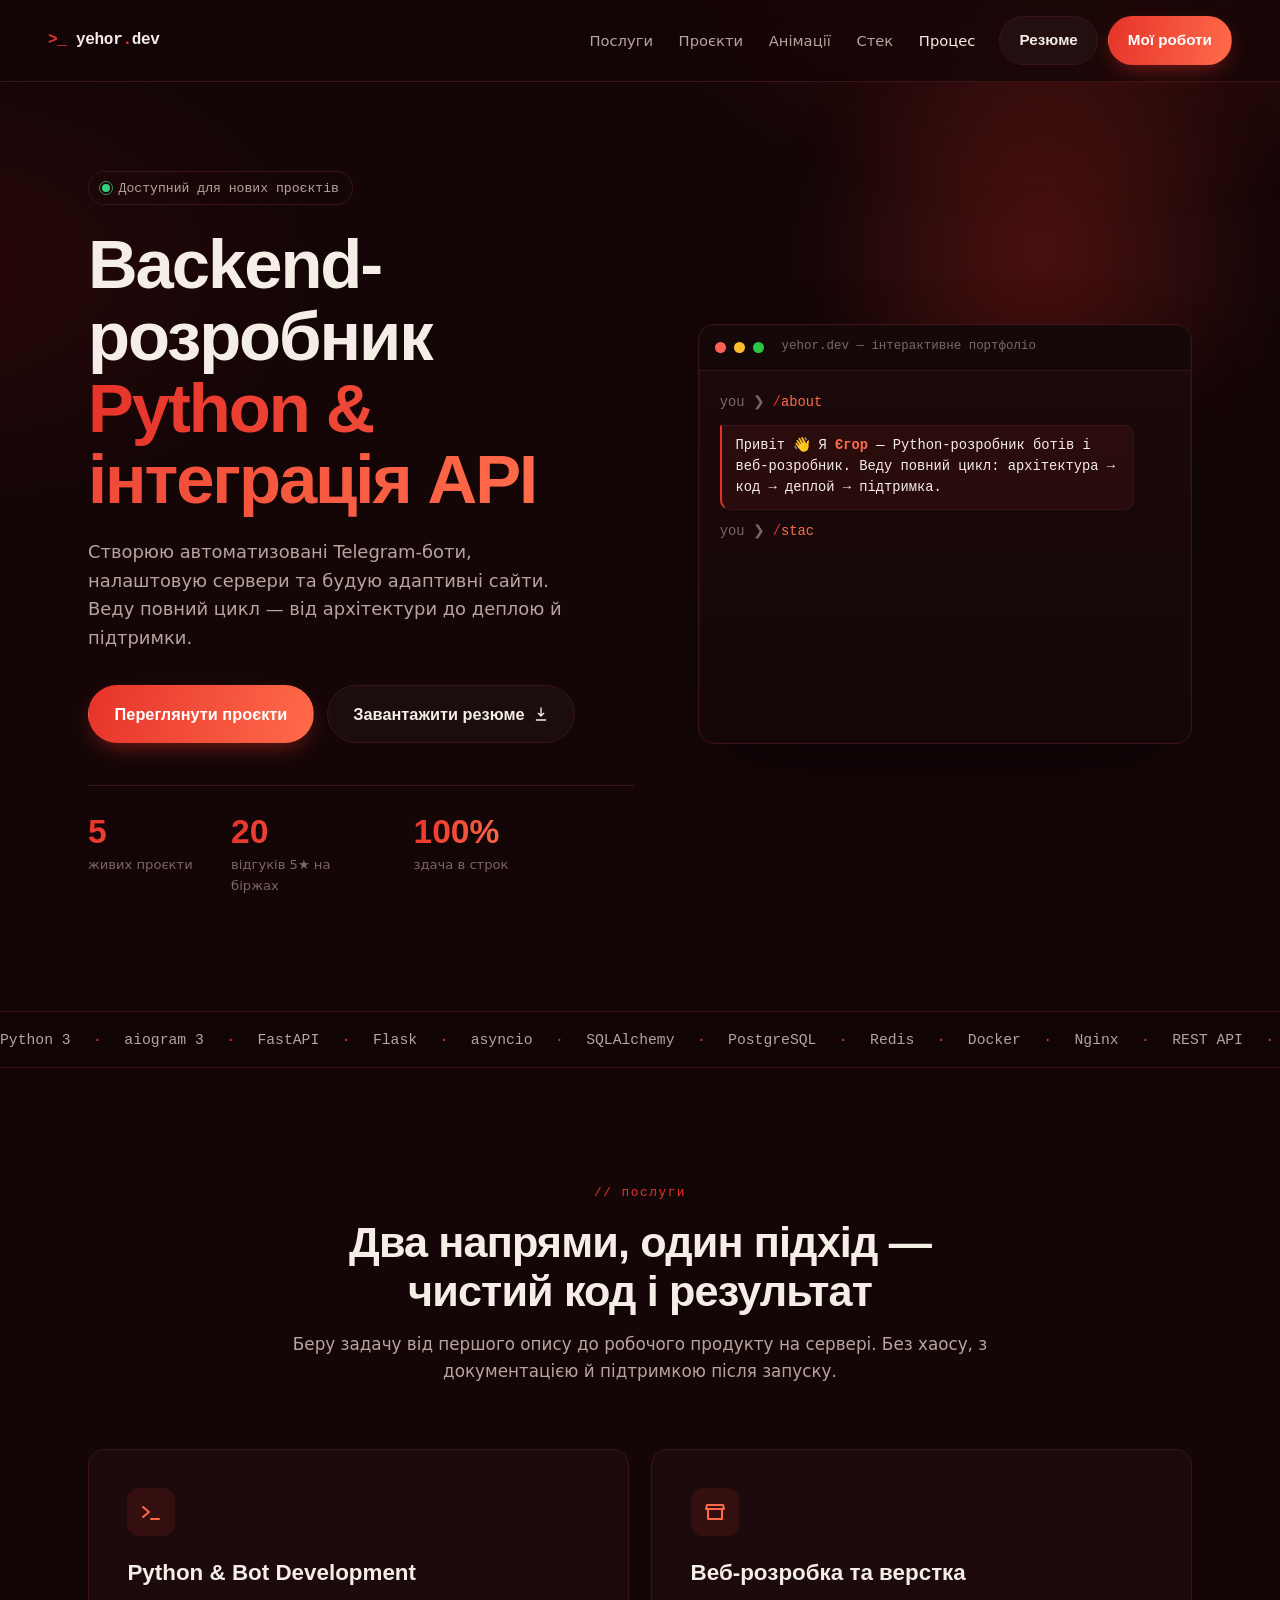
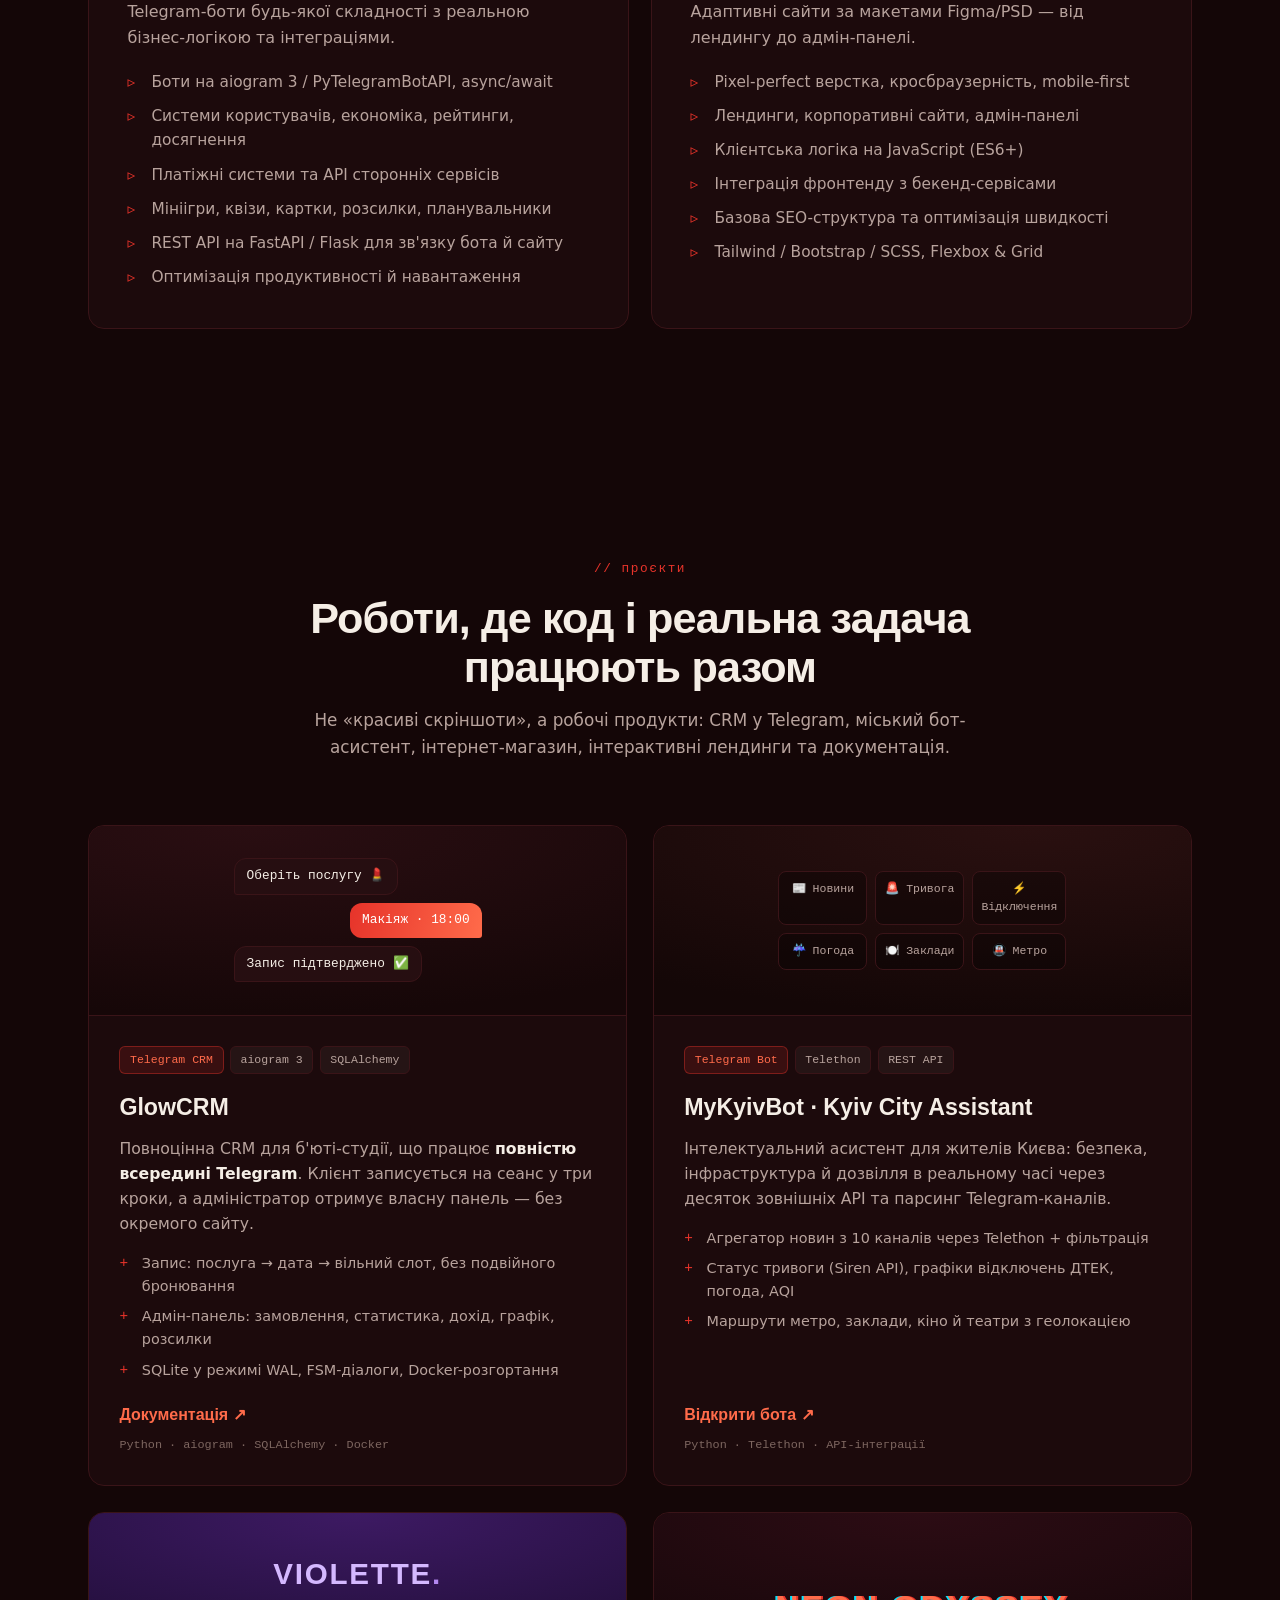
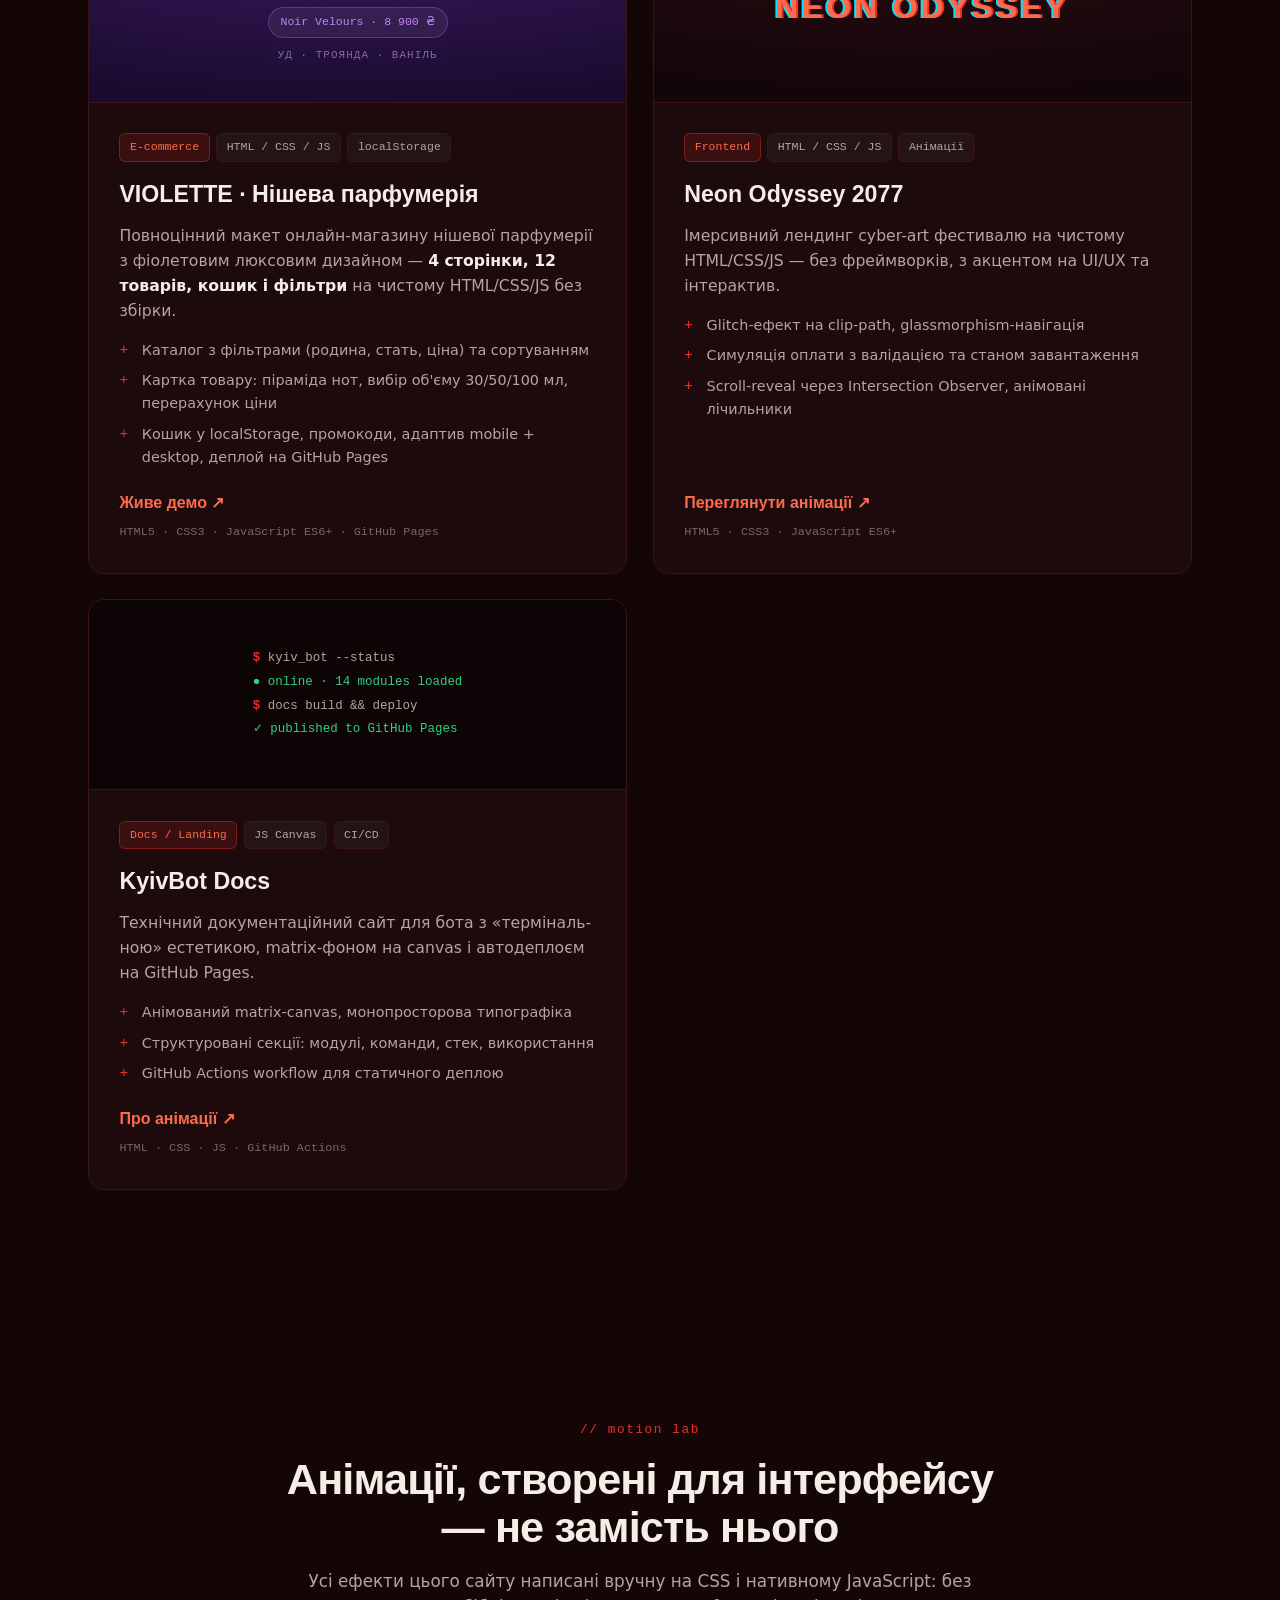
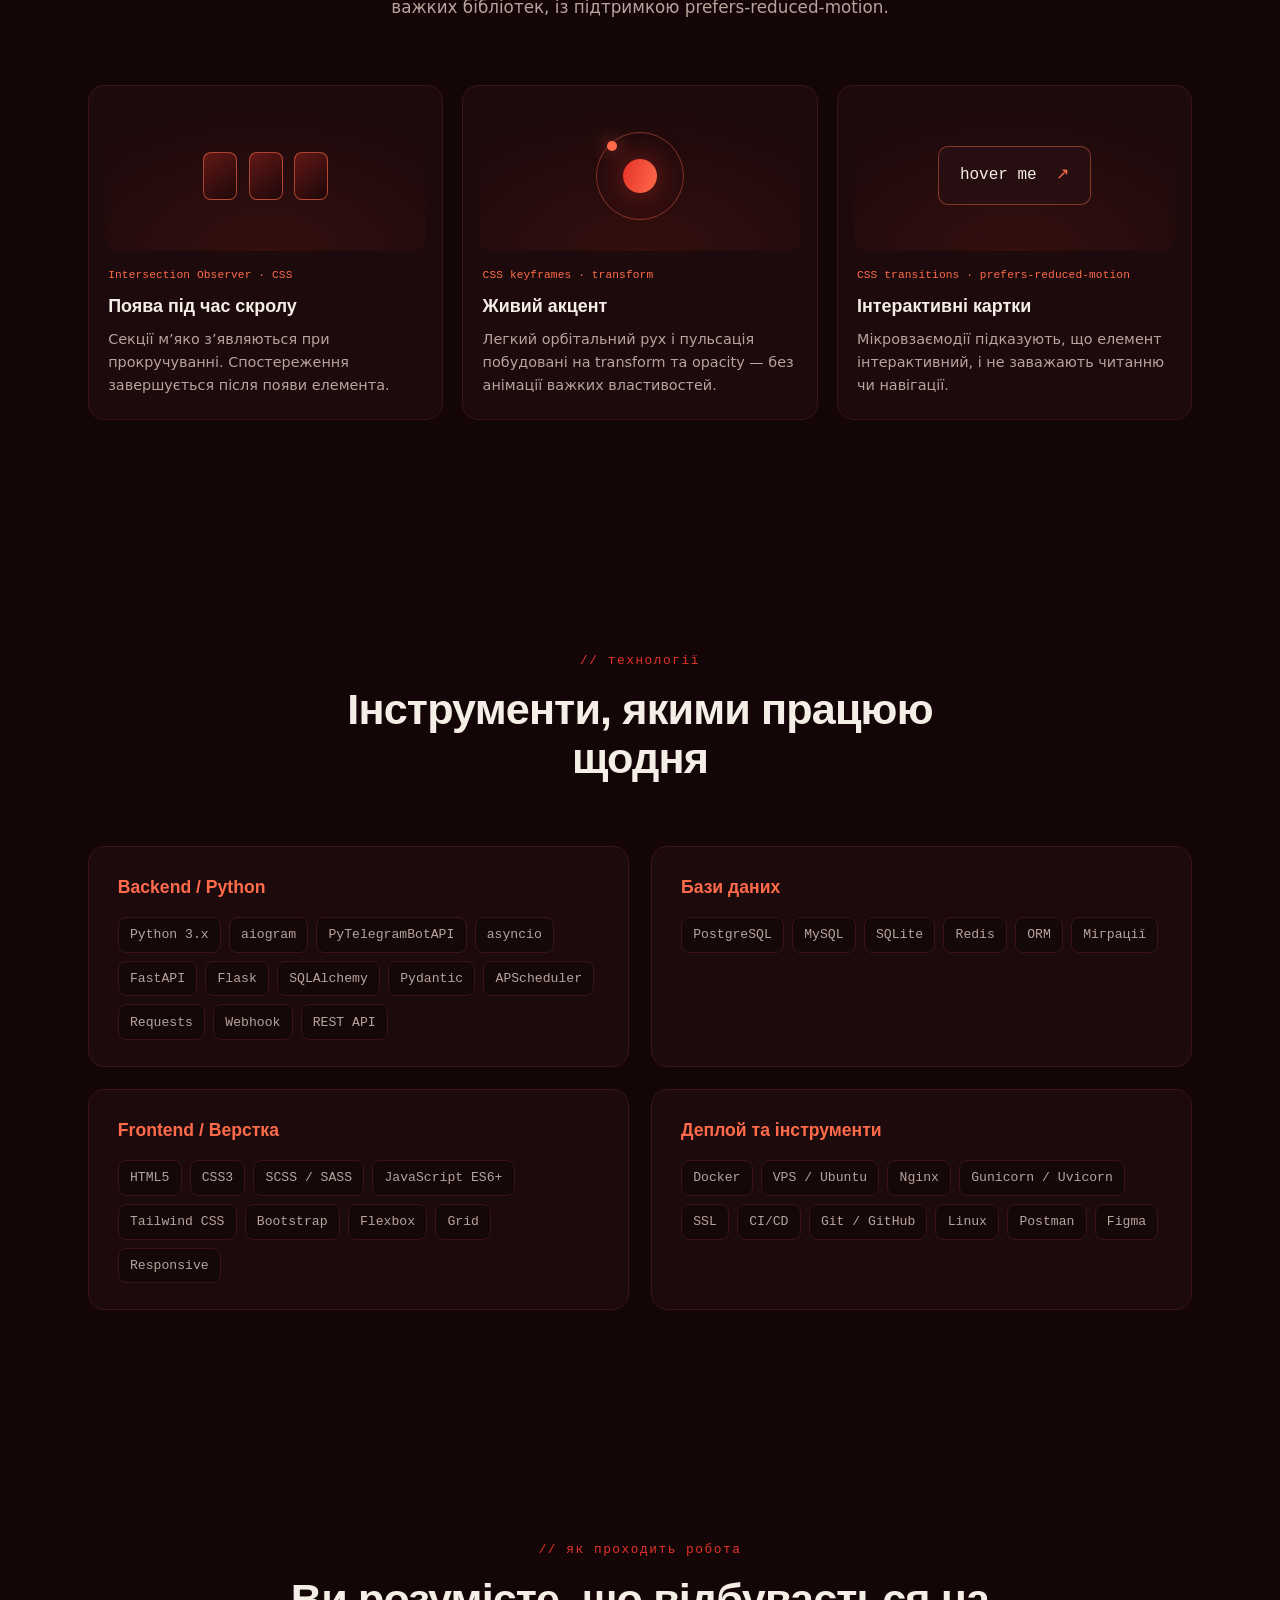
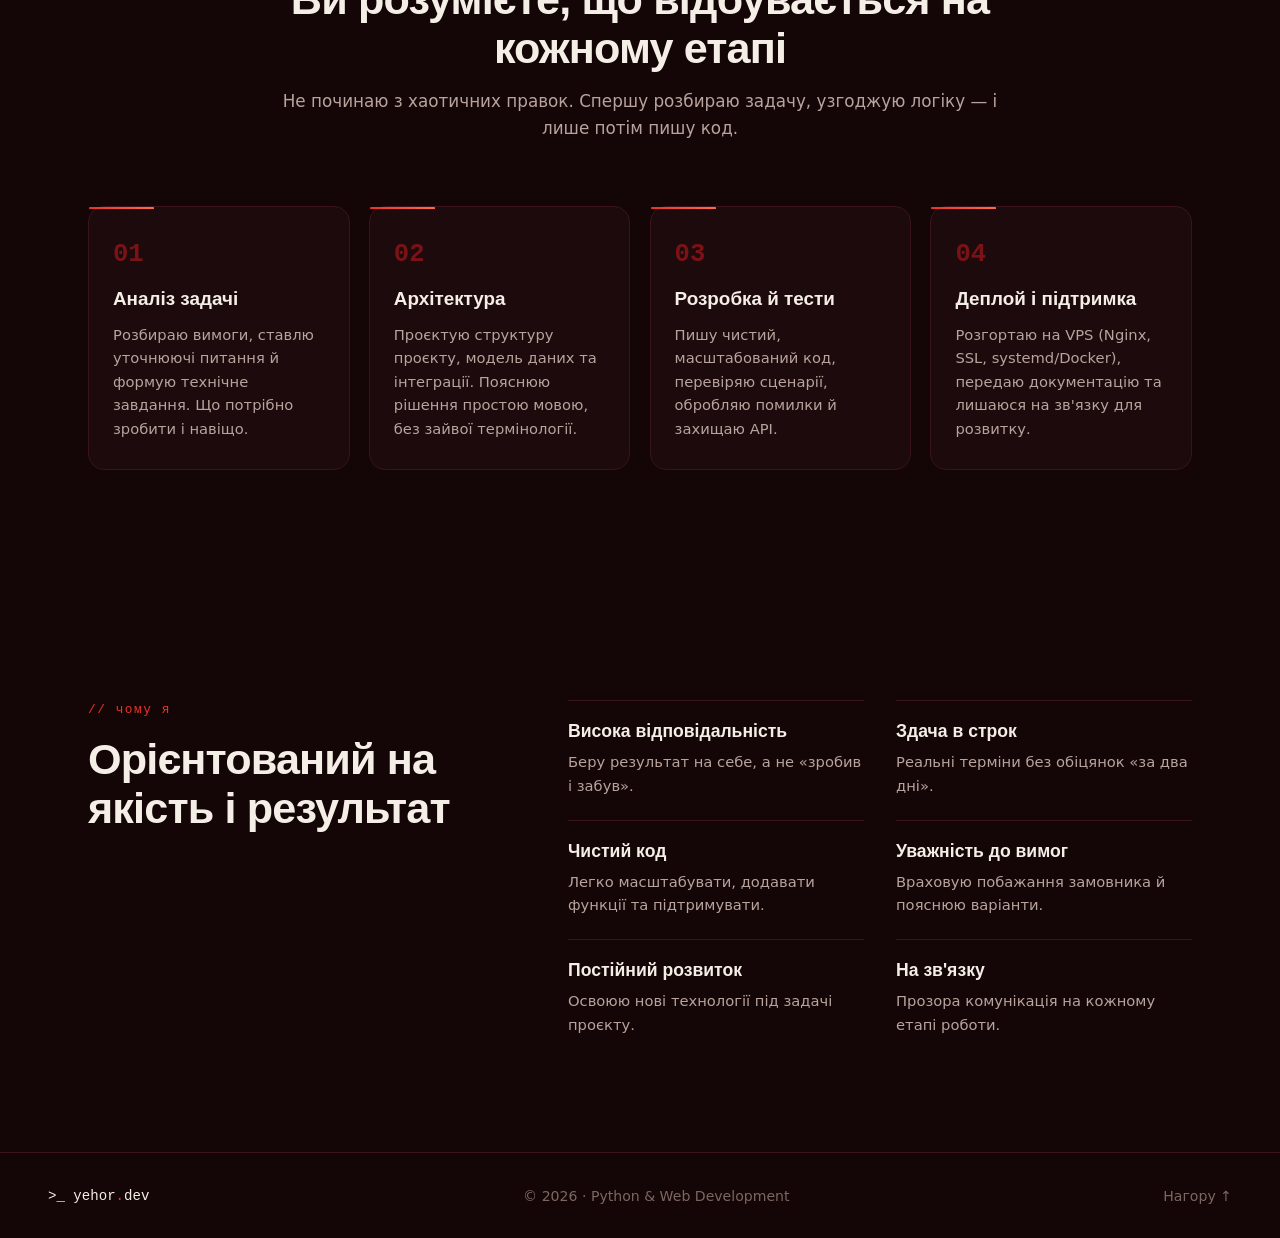
<file: index.html>
<!DOCTYPE html>
<html lang="uk">
<head>
<meta charset="UTF-8" />
<meta name="viewport" content="width=device-width, initial-scale=1.0" />
<meta name="theme-color" content="#140607" />
<meta name="color-scheme" content="dark" />
<title>Єгор — Python-розробник ботів та веб-розробник</title>
<meta name="description" content="Портфоліо Єгора: Telegram-боти, автоматизація, API та адаптивні сайти. Легкий фронтенд з авторськими CSS- та JavaScript-анімаціями." />

<meta property="og:type" content="website" />
<meta property="og:locale" content="uk_UA" />
<meta property="og:title" content="Єгор — Python-розробник ботів та веб-розробник" />
<meta property="og:description" content="Telegram-боти, автоматизація, REST API та швидкі адаптивні сайти з анімаціями на CSS і JavaScript." />

<link rel="stylesheet" href="assets/css/styles.20261014.css" />
<link rel="icon" href="data:image/svg+xml,%3Csvg xmlns='http://www.w3.org/2000/svg' viewBox='0 0 100 100'%3E%3Crect width='100' height='100' rx='22' fill='%23140607'/%3E%3Ctext x='50' y='68' font-size='58' font-family='monospace' fill='%23E6332A' text-anchor='middle'%3E&gt;_%3C/text%3E%3C/svg%3E" />
</head>
<body>

<!-- ░░ NAV ░░ -->
<header class="nav" id="top">
  <a class="nav__brand" href="#top" aria-label="На початок">
    <span class="nav__mark">&gt;_</span>
    <span class="nav__name">yehor<span class="nav__dot">.</span>dev</span>
  </a>
  <nav class="nav__links" aria-label="Головна навігація">
    <a href="#services">Послуги</a>
    <a href="#projects">Проєкти</a>
    <a href="#motion">Анімації</a>
    <a href="#stack">Стек</a>
    <a href="#process">Процес</a>
  </nav>
  <div class="nav__actions">
    <a class="btn btn--ghost" href="cv.html" target="_blank" rel="noopener">Резюме</a>
    <a class="btn btn--solid" href="#projects">Мої роботи</a>
  </div>
  <button class="nav__burger" id="burger" aria-label="Меню" aria-expanded="false">
    <span></span><span></span><span></span>
  </button>
</header>

<!-- ░░ HERO ░░ -->
<main>
<section class="hero" id="hero">
  <div class="hero__glow" aria-hidden="true"></div>

  <div class="hero__copy">
    <p class="eyebrow"><span class="eyebrow__pulse"></span>Доступний для нових проєктів</p>
    <h1 class="hero__title">
      Backend-розробник<br />
      <span class="hero__title-accent">Python &amp; інтеграція API</span>
    </h1>
    <p class="hero__lead">
      Створюю автоматизовані Telegram-боти, налаштовую сервери та будую
      адаптивні сайти. Веду повний цикл — від архітектури до деплою й підтримки.
    </p>
    <div class="hero__cta">
      <a class="btn btn--solid btn--lg" href="#projects">Переглянути проєкти</a>
      <a class="btn btn--ghost btn--lg" href="cv.html" target="_blank" rel="noopener">
        Завантажити резюме
        <svg width="16" height="16" viewBox="0 0 24 24" fill="none" aria-hidden="true"><path d="M12 3v12m0 0 4-4m-4 4-4-4M5 21h14" stroke="currentColor" stroke-width="2" stroke-linecap="round" stroke-linejoin="round"/></svg>
      </a>
    </div>
    <ul class="hero__stats">
      <li><strong data-count="5">5</strong><span>живих проєкти</span></li>
      <li><strong data-count="20">20</strong><span>відгуків 5★ на біржах</span></li>
      <li><strong data-count="100" data-suffix="%">100%</strong><span>здача в строк</span></li>
    </ul>
  </div>

  <!-- SIGNATURE: live bot console -->
  <div class="console" aria-hidden="true">
    <div class="console__bar">
      <span class="console__dot"></span>
      <span class="console__dot"></span>
      <span class="console__dot"></span>
      <span class="console__title">yehor.dev — інтерактивне портфоліо</span>
    </div>
    <div class="console__body" id="console-body">
      <!-- populated by the deferred script -->
    </div>
  </div>
</section>

<!-- ░░ TECH TICKER ░░ -->
<div class="ticker" aria-hidden="true">
  <div class="ticker__track">
    <span>Python 3</span><i>·</i><span>aiogram 3</span><i>·</i><span>FastAPI</span><i>·</i>
    <span>Flask</span><i>·</i><span>asyncio</span><i>·</i><span>SQLAlchemy</span><i>·</i>
    <span>PostgreSQL</span><i>·</i><span>Redis</span><i>·</i><span>Docker</span><i>·</i>
    <span>Nginx</span><i>·</i><span>REST API</span><i>·</i><span>Telethon</span><i>·</i>
    <span>JavaScript</span><i>·</i><span>Tailwind</span><i>·</i><span>Linux / VPS</span><i>·</i>
    <span>Python 3</span><i>·</i><span>aiogram 3</span><i>·</i><span>FastAPI</span><i>·</i>
    <span>Flask</span><i>·</i><span>asyncio</span><i>·</i><span>SQLAlchemy</span><i>·</i>
    <span>PostgreSQL</span><i>·</i><span>Redis</span><i>·</i><span>Docker</span><i>·</i>
    <span>Nginx</span><i>·</i><span>REST API</span><i>·</i><span>Telethon</span><i>·</i>
    <span>JavaScript</span><i>·</i><span>Tailwind</span><i>·</i><span>Linux / VPS</span><i>·</i>
  </div>
</div>

<!-- ░░ SERVICES ░░ -->
<section class="services" id="services">
  <div class="section-head reveal">
    <p class="section-head__label">// послуги</p>
    <h2 class="section-head__title">Два напрями, один підхід — чистий код і результат</h2>
    <p class="section-head__sub">Беру задачу від першого опису до робочого продукту на сервері. Без хаосу, з документацією й підтримкою після запуску.</p>
  </div>

  <div class="services__grid">
    <article class="svc reveal">
      <div class="svc__icon" aria-hidden="true">
        <svg viewBox="0 0 24 24" fill="none"><path d="M4 17l6-5-6-5M12 19h8" stroke="currentColor" stroke-width="2" stroke-linecap="round" stroke-linejoin="round"/></svg>
      </div>
      <h3 class="svc__title">Python &amp; Bot Development</h3>
      <p class="svc__desc">Telegram-боти будь-якої складності з реальною бізнес-логікою та інтеграціями.</p>
      <ul class="svc__list">
        <li>Боти на aiogram 3 / PyTelegramBotAPI, async/await</li>
        <li>Системи користувачів, економіка, рейтинги, досягнення</li>
        <li>Платіжні системи та API сторонніх сервісів</li>
        <li>Мініігри, квізи, картки, розсилки, планувальники</li>
        <li>REST API на FastAPI / Flask для зв'язку бота й сайту</li>
        <li>Оптимізація продуктивності й навантаження</li>
      </ul>
    </article>

    <article class="svc reveal">
      <div class="svc__icon" aria-hidden="true">
        <svg viewBox="0 0 24 24" fill="none"><path d="M3 9h18M3 9l1-4h16l1 4M5 9v10h14V9" stroke="currentColor" stroke-width="2" stroke-linecap="round" stroke-linejoin="round"/></svg>
      </div>
      <h3 class="svc__title">Веб-розробка та верстка</h3>
      <p class="svc__desc">Адаптивні сайти за макетами Figma/PSD — від лендингу до адмін-панелі.</p>
      <ul class="svc__list">
        <li>Pixel-perfect верстка, кросбраузерність, mobile-first</li>
        <li>Лендинги, корпоративні сайти, адмін-панелі</li>
        <li>Клієнтська логіка на JavaScript (ES6+)</li>
        <li>Інтеграція фронтенду з бекенд-сервісами</li>
        <li>Базова SEO-структура та оптимізація швидкості</li>
        <li>Tailwind / Bootstrap / SCSS, Flexbox &amp; Grid</li>
      </ul>
    </article>
  </div>
</section>

<!-- ░░ PROJECTS ░░ -->
<section class="projects" id="projects">
  <div class="section-head reveal">
    <p class="section-head__label">// проєкти</p>
    <h2 class="section-head__title">Роботи, де код і реальна задача працюють разом</h2>
    <p class="section-head__sub">Не «красиві скріншоти», а робочі продукти: CRM у Telegram, міський бот-асистент, інтернет-магазин, інтерактивні лендинги та документація.</p>
  </div>

  <div class="projects__grid">

    <article class="proj reveal">
      <div class="proj__screen proj__screen--crm" aria-hidden="true">
        <div class="proj__chat">
          <span class="bubble bubble--bot">Оберіть послугу 💄</span>
          <span class="bubble bubble--user">Макіяж · 18:00</span>
          <span class="bubble bubble--bot">Запис підтверджено ✅</span>
        </div>
      </div>
      <div class="proj__body">
        <div class="proj__meta">
          <span class="tag tag--accent">Telegram CRM</span>
          <span class="tag">aiogram 3</span>
          <span class="tag">SQLAlchemy</span>
        </div>
        <h3 class="proj__title">GlowCRM</h3>
        <p class="proj__desc">
          Повноцінна CRM для б'юті-студії, що працює <strong>повністю всередині Telegram</strong>.
          Клієнт записується на сеанс у три кроки, а адміністратор отримує власну панель — без окремого сайту.
        </p>
        <ul class="proj__did">
          <li>Запис: послуга → дата → вільний слот, без подвійного бронювання</li>
          <li>Адмін-панель: замовлення, статистика, дохід, графік, розсилки</li>
          <li>SQLite у режимі WAL, FSM-діалоги, Docker-розгортання</li>
        </ul>
        <div class="proj__links">
          <a class="proj__link" href="https://yegor10.github.io/glow-crm/" target="_blank" rel="noopener">Документація ↗</a>
          <span class="proj__stack">Python · aiogram · SQLAlchemy · Docker</span>
        </div>
      </div>
    </article>

    <article class="proj reveal">
      <div class="proj__screen proj__screen--kyiv" aria-hidden="true">
        <div class="proj__modules">
          <span>📰 Новини</span><span>🚨 Тривога</span><span>⚡ Відключення</span>
          <span>☔ Погода</span><span>🍽️ Заклади</span><span>🚇 Метро</span>
        </div>
      </div>
      <div class="proj__body">
        <div class="proj__meta">
          <span class="tag tag--accent">Telegram Bot</span>
          <span class="tag">Telethon</span>
          <span class="tag">REST API</span>
        </div>
        <h3 class="proj__title">MyKyivBot · Kyiv City Assistant</h3>
        <p class="proj__desc">
          Інтелектуальний асистент для жителів Києва: безпека, інфраструктура й дозвілля
          в реальному часі через десяток зовнішніх API та парсинг Telegram-каналів.
        </p>
        <ul class="proj__did">
          <li>Агрегатор новин з 10 каналів через Telethon + фільтрація</li>
          <li>Статус тривоги (Siren API), графіки відключень ДТЕК, погода, AQI</li>
          <li>Маршрути метро, заклади, кіно й театри з геолокацією</li>
        </ul>
        <div class="proj__links">
          <a class="proj__link" href="https://t.me/my_kyiv_bot" target="_blank" rel="noopener">Відкрити бота ↗</a>
          <span class="proj__stack">Python · Telethon · API-інтеграції</span>
        </div>
      </div>
    </article>

    <article class="proj reveal">
      <div class="proj__screen proj__screen--violette" aria-hidden="true">
        <div class="proj__violette">
          <span class="proj__violette-logo">VIOLETTE<span>.</span></span>
          <span class="proj__violette-tag">Noir Velours · 8 900 ₴</span>
          <span class="proj__violette-note">Уд · Троянда · Ваніль</span>
        </div>
      </div>
      <div class="proj__body">
        <div class="proj__meta">
          <span class="tag tag--accent">E-commerce</span>
          <span class="tag">HTML / CSS / JS</span>
          <span class="tag">localStorage</span>
        </div>
        <h3 class="proj__title">VIOLETTE · Нішева парфумерія</h3>
        <p class="proj__desc">
          Повноцінний макет онлайн-магазину нішевої парфумерії з фіолетовим люксовим дизайном —
          <strong>4 сторінки, 12 товарів, кошик і фільтри</strong> на чистому HTML/CSS/JS без збірки.
        </p>
        <ul class="proj__did">
          <li>Каталог з фільтрами (родина, стать, ціна) та сортуванням</li>
          <li>Картка товару: піраміда нот, вибір об'єму 30/50/100 мл, перерахунок ціни</li>
          <li>Кошик у localStorage, промокоди, адаптив mobile + desktop, деплой на GitHub Pages</li>
        </ul>
        <div class="proj__links">
          <a class="proj__link" href="https://yegor10.github.io/MarketPortfolio/" target="_blank" rel="noopener">Живе демо ↗</a>
          <span class="proj__stack">HTML5 · CSS3 · JavaScript ES6+ · GitHub Pages</span>
        </div>
      </div>
    </article>

    <article class="proj reveal">
      <div class="proj__screen proj__screen--neon" aria-hidden="true">
        <span class="proj__glitch" data-text="NEON ODYSSEY">NEON ODYSSEY</span>
      </div>
      <div class="proj__body">
        <div class="proj__meta">
          <span class="tag tag--accent">Frontend</span>
          <span class="tag">HTML / CSS / JS</span>
          <span class="tag">Анімації</span>
        </div>
        <h3 class="proj__title">Neon Odyssey 2077</h3>
        <p class="proj__desc">
          Імерсивний лендинг cyber-art фестивалю на чистому HTML/CSS/JS —
          без фреймворків, з акцентом на UI/UX та інтерактив.
        </p>
        <ul class="proj__did">
          <li>Glitch-ефект на clip-path, glassmorphism-навігація</li>
          <li>Симуляція оплати з валідацією та станом завантаження</li>
          <li>Scroll-reveal через Intersection Observer, анімовані лічильники</li>
        </ul>
        <div class="proj__links">
          <a class="proj__link" href="#motion">Переглянути анімації ↗</a>
          <span class="proj__stack">HTML5 · CSS3 · JavaScript ES6+</span>
        </div>
      </div>
    </article>

    <article class="proj reveal">
      <div class="proj__screen proj__screen--docs" aria-hidden="true">
        <code class="proj__code">
          <span class="ln"><b>$</b> kyiv_bot --status</span>
          <span class="ln ok">● online · 14 modules loaded</span>
          <span class="ln"><b>$</b> docs build &amp;&amp; deploy</span>
          <span class="ln ok">✓ published to GitHub Pages</span>
        </code>
      </div>
      <div class="proj__body">
        <div class="proj__meta">
          <span class="tag tag--accent">Docs / Landing</span>
          <span class="tag">JS Canvas</span>
          <span class="tag">CI/CD</span>
        </div>
        <h3 class="proj__title">KyivBot Docs</h3>
        <p class="proj__desc">
          Технічний документаційний сайт для бота з «терміналь­ною» естетикою,
          matrix-фоном на canvas і автодеплоєм на GitHub Pages.
        </p>
        <ul class="proj__did">
          <li>Анімований matrix-canvas, монопросторова типографіка</li>
          <li>Структуровані секції: модулі, команди, стек, використання</li>
          <li>GitHub Actions workflow для статичного деплою</li>
        </ul>
        <div class="proj__links">
          <a class="proj__link" href="#motion">Про анімації ↗</a>
          <span class="proj__stack">HTML · CSS · JS · GitHub Actions</span>
        </div>
      </div>
    </article>

  </div>
</section>

<!-- ░░ MOTION ░░ -->
<section class="motion" id="motion">
  <div class="section-head reveal">
    <p class="section-head__label">// motion lab</p>
    <h2 class="section-head__title">Анімації, створені для інтерфейсу — не замість нього</h2>
    <p class="section-head__sub">Усі ефекти цього сайту написані вручну на CSS і нативному JavaScript: без важких бібліотек, із підтримкою prefers-reduced-motion.</p>
  </div>
  <div class="motion__grid">
    <article class="motion-card motion-card--reveal reveal">
      <div class="motion-card__visual" aria-hidden="true">
        <span class="motion-card__tile"></span>
        <span class="motion-card__tile"></span>
        <span class="motion-card__tile"></span>
      </div>
      <p class="motion-card__tech">Intersection Observer · CSS</p>
      <h3>Поява під час скролу</h3>
      <p>Секції м’яко з’являються при прокручуванні. Спостереження завершується після появи елемента.</p>
    </article>
    <article class="motion-card motion-card--orbit reveal">
      <div class="motion-card__visual" aria-hidden="true">
        <span class="motion-card__orbit"><i></i></span>
        <span class="motion-card__core"></span>
      </div>
      <p class="motion-card__tech">CSS keyframes · transform</p>
      <h3>Живий акцент</h3>
      <p>Легкий орбітальний рух і пульсація побудовані на transform та opacity — без анімації важких властивостей.</p>
    </article>
    <article class="motion-card motion-card--hover reveal">
      <div class="motion-card__visual" aria-hidden="true">
        <span class="motion-card__hover-tile">hover me<span>↗</span></span>
      </div>
      <p class="motion-card__tech">CSS transitions · prefers-reduced-motion</p>
      <h3>Інтерактивні картки</h3>
      <p>Мікровзаємодії підказують, що елемент інтерактивний, і не заважають читанню чи навігації.</p>
    </article>
  </div>
</section>

<!-- ░░ STACK ░░ -->
<section class="stack" id="stack">
  <div class="section-head reveal">
    <p class="section-head__label">// технології</p>
    <h2 class="section-head__title">Інструменти, якими працюю щодня</h2>
  </div>

  <div class="stack__grid">
    <div class="stack__col reveal">
      <h3 class="stack__cat">Backend / Python</h3>
      <ul class="chips">
        <li>Python 3.x</li><li>aiogram</li><li>PyTelegramBotAPI</li><li>asyncio</li>
        <li>FastAPI</li><li>Flask</li><li>SQLAlchemy</li><li>Pydantic</li>
        <li>APScheduler</li><li>Requests</li><li>Webhook</li><li>REST API</li>
      </ul>
    </div>
    <div class="stack__col reveal">
      <h3 class="stack__cat">Бази даних</h3>
      <ul class="chips">
        <li>PostgreSQL</li><li>MySQL</li><li>SQLite</li><li>Redis</li>
        <li>ORM</li><li>Міграції</li>
      </ul>
    </div>
    <div class="stack__col reveal">
      <h3 class="stack__cat">Frontend / Верстка</h3>
      <ul class="chips">
        <li>HTML5</li><li>CSS3</li><li>SCSS / SASS</li><li>JavaScript ES6+</li>
        <li>Tailwind CSS</li><li>Bootstrap</li><li>Flexbox</li><li>Grid</li>
        <li>Responsive</li>
      </ul>
    </div>
    <div class="stack__col reveal">
      <h3 class="stack__cat">Деплой та інструменти</h3>
      <ul class="chips">
        <li>Docker</li><li>VPS / Ubuntu</li><li>Nginx</li><li>Gunicorn / Uvicorn</li>
        <li>SSL</li><li>CI/CD</li><li>Git / GitHub</li><li>Linux</li>
        <li>Postman</li><li>Figma</li>
      </ul>
    </div>
  </div>
</section>

<!-- ░░ PROCESS ░░ -->
<section class="process" id="process">
  <div class="section-head reveal">
    <p class="section-head__label">// як проходить робота</p>
    <h2 class="section-head__title">Ви розумієте, що відбувається на кожному етапі</h2>
    <p class="section-head__sub">Не починаю з хаотичних правок. Спершу розбираю задачу, узгоджую логіку — і лише потім пишу код.</p>
  </div>

  <ol class="steps">
    <li class="step reveal">
      <span class="step__num">01</span>
      <h3 class="step__title">Аналіз задачі</h3>
      <p class="step__desc">Розбираю вимоги, ставлю уточнюючі питання й формую технічне завдання. Що потрібно зробити і навіщо.</p>
    </li>
    <li class="step reveal">
      <span class="step__num">02</span>
      <h3 class="step__title">Архітектура</h3>
      <p class="step__desc">Проєктую структуру проєкту, модель даних та інтеграції. Пояснюю рішення простою мовою, без зайвої термінології.</p>
    </li>
    <li class="step reveal">
      <span class="step__num">03</span>
      <h3 class="step__title">Розробка й тести</h3>
      <p class="step__desc">Пишу чистий, масштабований код, перевіряю сценарії, обробляю помилки й захищаю API.</p>
    </li>
    <li class="step reveal">
      <span class="step__num">04</span>
      <h3 class="step__title">Деплой і підтримка</h3>
      <p class="step__desc">Розгортаю на VPS (Nginx, SSL, systemd/Docker), передаю документацію та лишаюся на зв'язку для розвитку.</p>
    </li>
  </ol>
</section>

<!-- ░░ ADVANTAGES ░░ -->
<section class="why">
  <div class="why__inner reveal">
    <div class="why__head">
      <p class="section-head__label">// чому я</p>
      <h2 class="section-head__title">Орієнтований на якість і результат</h2>
    </div>
    <ul class="why__list">
      <li><span>Висока відповідальність</span><p>Беру результат на себе, а не «зробив і забув».</p></li>
      <li><span>Здача в строк</span><p>Реальні терміни без обіцянок «за два дні».</p></li>
      <li><span>Чистий код</span><p>Легко масштабувати, додавати функції та підтримувати.</p></li>
      <li><span>Уважність до вимог</span><p>Враховую побажання замовника й пояснюю варіанти.</p></li>
      <li><span>Постійний розвиток</span><p>Освоюю нові технології під задачі проєкту.</p></li>
      <li><span>На зв'язку</span><p>Прозора комунікація на кожному етапі роботи.</p></li>
    </ul>
  </div>
</section>

</main>

<footer class="foot">
  <span class="foot__brand">&gt;_ yehor<span class="nav__dot">.</span>dev</span>
  <span class="foot__copy">© <span id="year">2026</span> · Python &amp; Web Development</span>
  <a class="foot__up" href="#top">Нагору ↑</a>
</footer>

<script src="assets/js/main.20261014.js" defer></script>
</body>
</html>
</file>
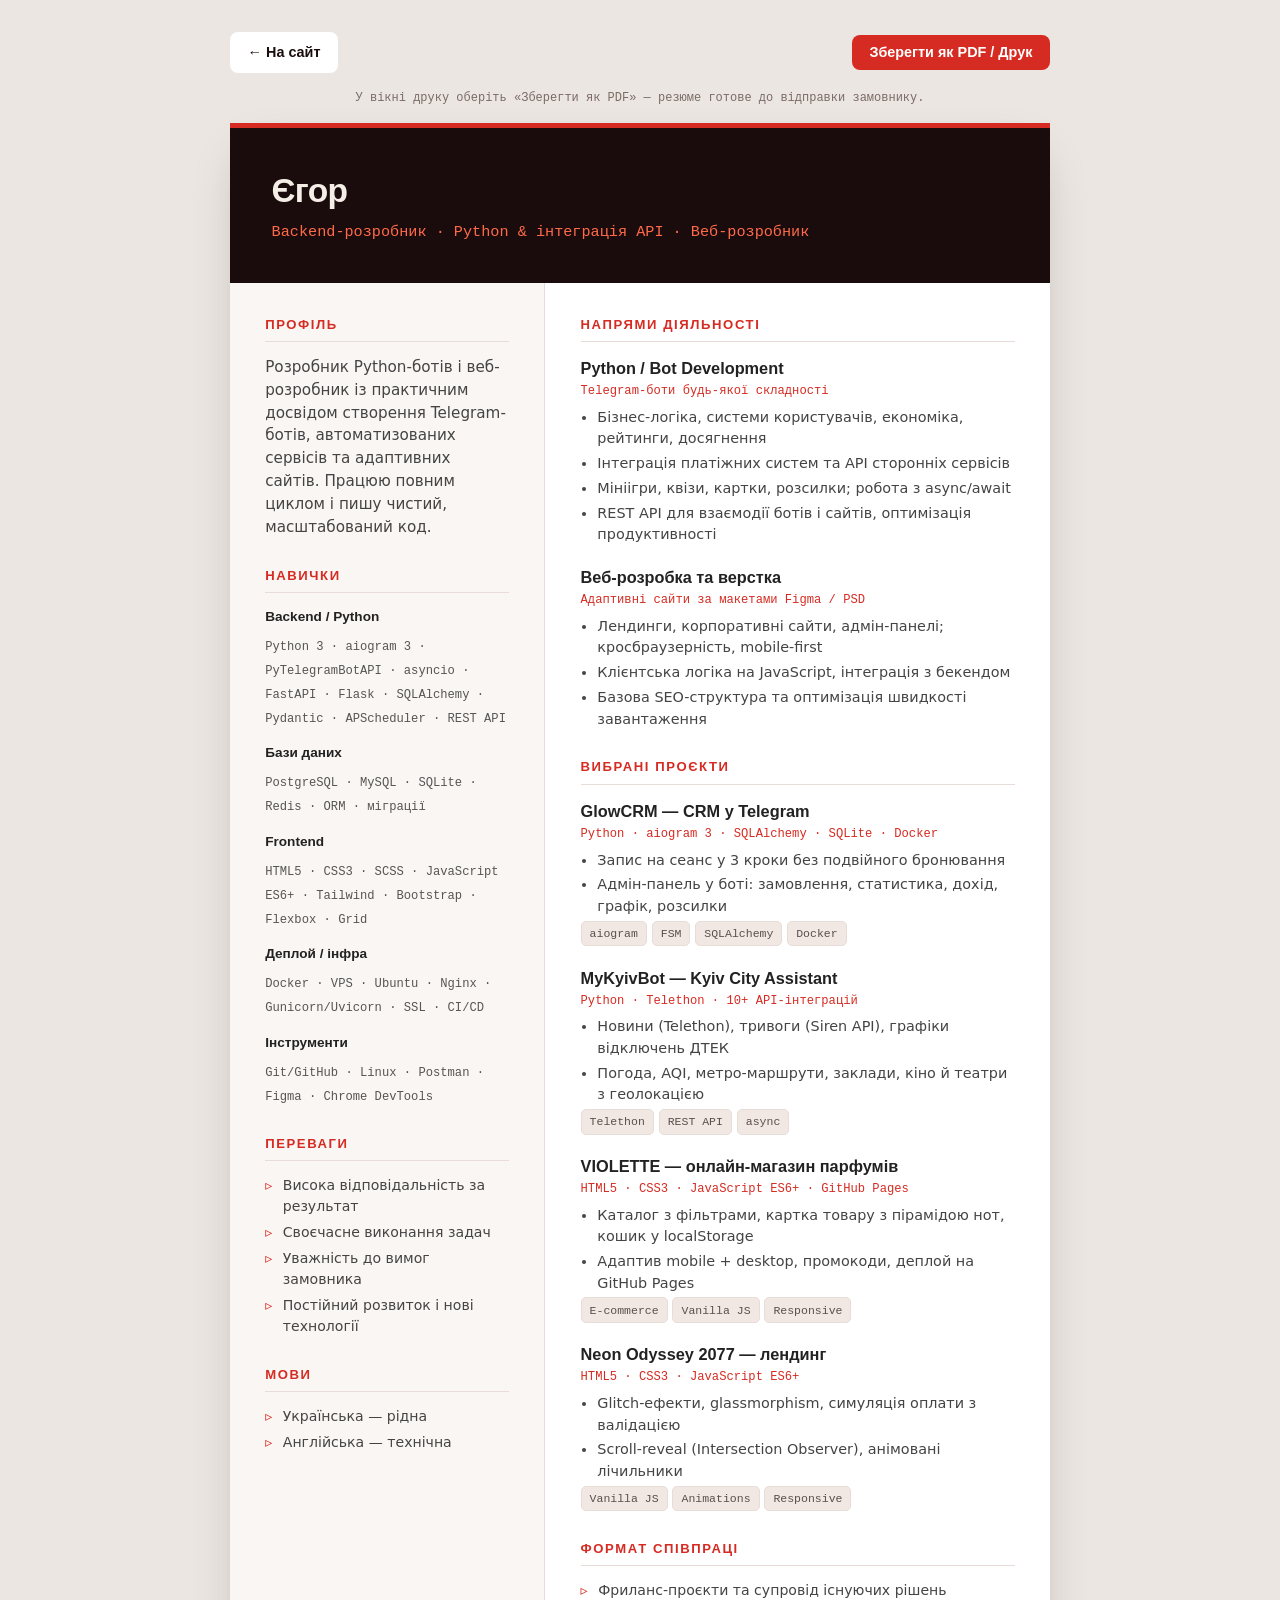
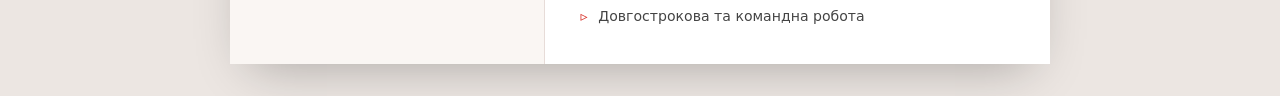
<file: cv.html>
<!DOCTYPE html>
<html lang="uk">
<head>
<meta charset="UTF-8" />
<meta name="viewport" content="width=device-width, initial-scale=1.0" />
<meta name="theme-color" content="#1a0b0c" />
<title>Резюме — Єгор · Python-розробник</title>
<style>
  :root{
    --ink:#1a0b0c; --accent:#d62b22; --ember:#ff6b4a;
    --text:#222; --muted:#6b6b6b; --line:#e7dcd8; --bg:#fff;
    --display:Arial,"Helvetica Neue",sans-serif; --body:system-ui,-apple-system,"Segoe UI",sans-serif; --mono:ui-monospace,"Cascadia Code","Segoe UI Mono",monospace;
  }
  *{box-sizing:border-box;margin:0;padding:0;}
  body{font-family:var(--body);color:var(--text);background:#ece6e2;line-height:1.5;padding:2rem 1rem;}
  .toolbar{max-width:820px;margin:0 auto 1rem;display:flex;justify-content:space-between;align-items:center;gap:1rem;flex-wrap:wrap;}
  .toolbar a,.toolbar button{font-family:var(--display);font-weight:600;font-size:.9rem;padding:.6rem 1.1rem;border-radius:8px;border:0;cursor:pointer;text-decoration:none;}
  .btn-print{background:var(--accent);color:#fff;}
  .btn-back{background:#fff;color:var(--ink);border:1px solid var(--line);}
  .hint{font-family:var(--mono);font-size:.75rem;color:#7a6b66;width:100%;text-align:center;}

  .page{max-width:820px;margin:0 auto;background:var(--bg);box-shadow:0 20px 50px -20px rgba(0,0,0,.3);}
  .head{background:var(--ink);color:#f5eee6;padding:2.4rem 2.6rem;border-top:5px solid var(--accent);}
  .head h1{font-family:var(--display);font-size:2.1rem;font-weight:700;letter-spacing:-.02em;}
  .head .role{font-family:var(--mono);color:var(--ember);margin-top:.3rem;font-size:.95rem;}

  .body{display:grid;grid-template-columns:1fr 1.6fr;}
  .col{padding:2rem 2.2rem;}
  .col--side{background:#faf6f3;border-right:1px solid var(--line);}
  h2{font-family:var(--display);font-size:.82rem;letter-spacing:.12em;text-transform:uppercase;color:var(--accent);margin:0 0 .9rem;padding-bottom:.4rem;border-bottom:1px solid var(--line);}
  section + section{margin-top:1.7rem;}

  .summary{color:#444;font-size:.95rem;}
  .skill-group{margin-bottom:.9rem;}
  .skill-group strong{display:block;font-family:var(--display);font-size:.85rem;margin-bottom:.35rem;}
  .skill-group span{font-family:var(--mono);font-size:.76rem;color:#555;}

  .item{margin-bottom:1.2rem;}
  .item h3{font-family:var(--display);font-size:1.02rem;font-weight:600;}
  .item .tagline{font-family:var(--mono);font-size:.76rem;color:var(--accent);margin:.1rem 0 .4rem;}
  .item ul{margin-left:1.05rem;}
  .item li{font-size:.9rem;color:#444;margin-bottom:.2rem;}

  .pills{display:flex;flex-wrap:wrap;gap:.3rem;}
  .pills span{font-family:var(--mono);font-size:.72rem;background:#f1e8e4;border:1px solid var(--line);border-radius:5px;padding:.2rem .5rem;color:#5a4f4b;}

  ul.plain{list-style:none;}
  ul.plain li{font-size:.88rem;color:#444;padding-left:1.1rem;position:relative;margin-bottom:.3rem;}
  ul.plain li::before{content:"▹";position:absolute;left:0;color:var(--accent);}

  @media (max-width:680px){.body{grid-template-columns:1fr;}.col--side{border-right:0;border-bottom:1px solid var(--line);}}

  @media print{
    body{background:#fff;padding:0;}
    .toolbar{display:none;}
    .page{box-shadow:none;max-width:100%;}
    @page{margin:12mm;}
  }
</style>
</head>
<body>

<div class="toolbar">
  <a class="btn-back" href="index.html">← На сайт</a>
  <button class="btn-print" onclick="window.print()">Зберегти як PDF / Друк</button>
  <p class="hint">У вікні друку оберіть «Зберегти як PDF» — резюме готове до відправки замовнику.</p>
</div>

<div class="page">
  <header class="head">
    <h1>Єгор</h1>
    <p class="role">Backend-розробник · Python &amp; інтеграція API · Веб-розробник</p>
  </header>

  <div class="body">
    <aside class="col col--side">
      <section>
        <h2>Профіль</h2>
        <p class="summary">Розробник Python-ботів і веб-розробник із практичним досвідом створення Telegram-ботів, автоматизованих сервісів та адаптивних сайтів. Працюю повним циклом і пишу чистий, масштабований код.</p>
      </section>

      <section>
        <h2>Навички</h2>
        <div class="skill-group"><strong>Backend / Python</strong><span>Python 3 · aiogram 3 · PyTelegramBotAPI · asyncio · FastAPI · Flask · SQLAlchemy · Pydantic · APScheduler · REST API</span></div>
        <div class="skill-group"><strong>Бази даних</strong><span>PostgreSQL · MySQL · SQLite · Redis · ORM · міграції</span></div>
        <div class="skill-group"><strong>Frontend</strong><span>HTML5 · CSS3 · SCSS · JavaScript ES6+ · Tailwind · Bootstrap · Flexbox · Grid</span></div>
        <div class="skill-group"><strong>Деплой / інфра</strong><span>Docker · VPS · Ubuntu · Nginx · Gunicorn/Uvicorn · SSL · CI/CD</span></div>
        <div class="skill-group"><strong>Інструменти</strong><span>Git/GitHub · Linux · Postman · Figma · Chrome DevTools</span></div>
      </section>

      <section>
        <h2>Переваги</h2>
        <ul class="plain">
          <li>Висока відповідальність за результат</li>
          <li>Своєчасне виконання задач</li>
          <li>Уважність до вимог замовника</li>
          <li>Постійний розвиток і нові технології</li>
        </ul>
      </section>

      <section>
        <h2>Мови</h2>
        <ul class="plain"><li>Українська — рідна</li><li>Англійська — технічна</li></ul>
      </section>
    </aside>

    <main class="col">
      <section>
        <h2>Напрями діяльності</h2>
        <div class="item">
          <h3>Python / Bot Development</h3>
          <p class="tagline">Telegram-боти будь-якої складності</p>
          <ul>
            <li>Бізнес-логіка, системи користувачів, економіка, рейтинги, досягнення</li>
            <li>Інтеграція платіжних систем та API сторонніх сервісів</li>
            <li>Мініігри, квізи, картки, розсилки; робота з async/await</li>
            <li>REST API для взаємодії ботів і сайтів, оптимізація продуктивності</li>
          </ul>
        </div>
        <div class="item">
          <h3>Веб-розробка та верстка</h3>
          <p class="tagline">Адаптивні сайти за макетами Figma / PSD</p>
          <ul>
            <li>Лендинги, корпоративні сайти, адмін-панелі; кросбраузерність, mobile-first</li>
            <li>Клієнтська логіка на JavaScript, інтеграція з бекендом</li>
            <li>Базова SEO-структура та оптимізація швидкості завантаження</li>
          </ul>
        </div>
      </section>

      <section>
        <h2>Вибрані проєкти</h2>
        <div class="item">
          <h3>GlowCRM — CRM у Telegram</h3>
          <p class="tagline">Python · aiogram 3 · SQLAlchemy · SQLite · Docker</p>
          <ul>
            <li>Запис на сеанс у 3 кроки без подвійного бронювання</li>
            <li>Адмін-панель у боті: замовлення, статистика, дохід, графік, розсилки</li>
          </ul>
          <div class="pills"><span>aiogram</span><span>FSM</span><span>SQLAlchemy</span><span>Docker</span></div>
        </div>
        <div class="item">
          <h3>MyKyivBot — Kyiv City Assistant</h3>
          <p class="tagline">Python · Telethon · 10+ API-інтеграцій</p>
          <ul>
            <li>Новини (Telethon), тривоги (Siren API), графіки відключень ДТЕК</li>
            <li>Погода, AQI, метро-маршрути, заклади, кіно й театри з геолокацією</li>
          </ul>
          <div class="pills"><span>Telethon</span><span>REST API</span><span>async</span></div>
        </div>
        <div class="item">
          <h3>VIOLETTE — онлайн-магазин парфумів</h3>
          <p class="tagline">HTML5 · CSS3 · JavaScript ES6+ · GitHub Pages</p>
          <ul>
            <li>Каталог з фільтрами, картка товару з пірамідою нот, кошик у localStorage</li>
            <li>Адаптив mobile + desktop, промокоди, деплой на GitHub Pages</li>
          </ul>
          <div class="pills"><span>E-commerce</span><span>Vanilla JS</span><span>Responsive</span></div>
        </div>
        <div class="item">
          <h3>Neon Odyssey 2077 — лендинг</h3>
          <p class="tagline">HTML5 · CSS3 · JavaScript ES6+</p>
          <ul>
            <li>Glitch-ефекти, glassmorphism, симуляція оплати з валідацією</li>
            <li>Scroll-reveal (Intersection Observer), анімовані лічильники</li>
          </ul>
          <div class="pills"><span>Vanilla JS</span><span>Animations</span><span>Responsive</span></div>
        </div>
      </section>

      <section>
        <h2>Формат співпраці</h2>
        <ul class="plain">
          <li>Фриланс-проєкти та супровід існуючих рішень</li>
          <li>Довгострокова та командна робота</li>
        </ul>
      </section>
    </main>
  </div>
</div>

</body>
</html>
</file>
<file: assets/css/styles.20261014.css>
/* ============================================================
   yehor.dev — performance-optimized portfolio styles
   Palette: warm near-black + crimson/ember signature
   Type: Space Grotesk (display) / Inter (body) / JetBrains Mono (utility)
   ============================================================ */

:root {
  --ink:        #140607;   /* warm near-black base            */
  --ink-1:      #1c0a0c;   /* raised surface                  */
  --ink-2:      #260e11;   /* card surface                    */
  --line:       #3a1418;   /* hairline / borders              */
  --crimson:    #e6332a;   /* primary accent                  */
  --ember:      #ff6b4a;   /* warm secondary                  */
  --oxblood:    #7a1216;   /* deep red for depth              */
  --bone:       #f5eee6;   /* primary text                    */
  --ash:        #b8a39d;   /* secondary text                  */
  --ash-dim:    #7d6660;   /* tertiary / captions             */

  --grad: linear-gradient(105deg, var(--crimson), var(--ember));

  --display: "Arial", "Helvetica Neue", sans-serif;
  --body: system-ui, -apple-system, "Segoe UI", sans-serif;
  --mono: ui-monospace, "Cascadia Code", "Segoe UI Mono", monospace;

  --maxw: 1200px;
  --r: 16px;
  --ease: cubic-bezier(.22,.61,.36,1);
}

* { box-sizing: border-box; margin: 0; padding: 0; }

html { scroll-behavior: smooth; scroll-padding-top: 90px; }

body {
  font-family: var(--body);
  background: var(--ink);
  color: var(--bone);
  line-height: 1.6;
  -webkit-font-smoothing: antialiased;
  overflow-x: hidden;
}

/* warm grain/red ambient backdrop */
body::before {
  content: "";
  position: fixed;
  inset: 0;
  z-index: -2;
  background:
    radial-gradient(60% 50% at 85% -5%, rgba(230,51,42,.18), transparent 60%),
    radial-gradient(50% 45% at -5% 30%, rgba(122,18,22,.22), transparent 60%);
  pointer-events: none;
}

a { color: inherit; text-decoration: none; }
img { max-width: 100%; display: block; }
ul, ol { list-style: none; }

::selection { background: var(--crimson); color: #fff; }

:focus-visible {
  outline: 2px solid var(--ember);
  outline-offset: 3px;
  border-radius: 4px;
}

/* ---------- Buttons ---------- */
.btn {
  display: inline-flex;
  align-items: center;
  gap: .5rem;
  font-family: var(--display);
  font-weight: 600;
  font-size: .95rem;
  padding: .7rem 1.2rem;
  border-radius: 999px;
  border: 1px solid transparent;
  cursor: pointer;
  transition: transform .25s var(--ease), box-shadow .25s var(--ease), background .25s, color .25s, border-color .25s;
  white-space: nowrap;
}
.btn--lg { padding: .95rem 1.6rem; font-size: 1.02rem; }

.btn--solid {
  background: var(--grad);
  color: #fff;
  box-shadow: 0 8px 24px -8px rgba(230,51,42,.6);
}
.btn--solid:hover { transform: translateY(-2px); box-shadow: 0 14px 34px -10px rgba(255,107,74,.7); }

.btn--ghost {
  background: rgba(245,238,230,.03);
  color: var(--bone);
  border-color: var(--line);
}
.btn--ghost:hover { border-color: var(--crimson); color: #fff; transform: translateY(-2px); }

/* ---------- Nav ---------- */
.nav {
  position: sticky;
  top: 0;
  z-index: 50;
  display: flex;
  align-items: center;
  gap: 1.5rem;
  padding: 1rem clamp(1rem, 4vw, 3rem);
  background: rgba(20,6,7,.72);
  backdrop-filter: blur(14px);
  border-bottom: 1px solid var(--line);
}
.nav__brand { display: flex; align-items: center; gap: .55rem; font-family: var(--mono); font-weight: 700; }
.nav__mark { color: var(--crimson); }
.nav__name { letter-spacing: -.02em; }
.nav__dot { color: var(--crimson); }

.nav__links {
  display: flex;
  gap: 1.6rem;
  margin-left: auto;
  font-size: .92rem;
  color: var(--ash);
}
.nav__links a { position: relative; padding: .25rem 0; transition: color .2s; }
.nav__links a::after {
  content: ""; position: absolute; left: 0; bottom: -2px; height: 2px; width: 0;
  background: var(--grad); transition: width .25s var(--ease);
}
.nav__links a:hover { color: var(--bone); }
.nav__links a:hover::after { width: 100%; }

.nav__actions { display: flex; gap: .6rem; position: relative; z-index: 2; flex-shrink: 0; }

.nav__burger {
  display: none;
  flex-direction: column;
  gap: 5px;
  background: none;
  border: 0;
  cursor: pointer;
  padding: 6px;
  margin-left: auto;
}
.nav__burger span { width: 24px; height: 2px; background: var(--bone); transition: .3s var(--ease); }
.nav__burger[aria-expanded="true"] span:nth-child(1) { transform: translateY(7px) rotate(45deg); }
.nav__burger[aria-expanded="true"] span:nth-child(2) { opacity: 0; }
.nav__burger[aria-expanded="true"] span:nth-child(3) { transform: translateY(-7px) rotate(-45deg); }

/* ---------- Layout helpers ---------- */
section { padding: clamp(4rem, 9vw, 8rem) clamp(1rem, 4vw, 3rem); }

.section-head { max-width: 720px; margin: 0 auto clamp(2.5rem, 5vw, 4rem); text-align: center; }
.section-head__label {
  font-family: var(--mono);
  font-size: .8rem;
  letter-spacing: .12em;
  color: var(--crimson);
  margin-bottom: .9rem;
}
.section-head__title {
  font-family: var(--display);
  font-weight: 700;
  font-size: clamp(1.7rem, 3.6vw, 2.7rem);
  line-height: 1.12;
  letter-spacing: -.02em;
}
.section-head__sub { margin-top: 1rem; color: var(--ash); font-size: 1.05rem; }

/* ---------- Hero ---------- */
.hero {
  display: grid;
  grid-template-columns: 1.05fr .95fr;
  gap: clamp(2rem, 5vw, 4.5rem);
  align-items: center;
  max-width: var(--maxw);
  margin: 0 auto;
  padding-top: clamp(3rem, 7vw, 6rem);
  position: relative;
}
.hero__glow {
  position: absolute;
  top: -10%; right: -5%;
  width: 520px; height: 520px;
  background: radial-gradient(circle, rgba(230,51,42,.28), transparent 65%);
  filter: blur(30px);
  z-index: -1;
  pointer-events: none;
  animation: glow-drift 12s ease-in-out infinite alternate;
}
@keyframes glow-drift { to { transform: translate3d(-18px, 14px, 0) scale(1.04); } }

.eyebrow {
  display: inline-flex;
  align-items: center;
  gap: .55rem;
  font-family: var(--mono);
  font-size: .82rem;
  color: var(--ash);
  padding: .35rem .8rem;
  border: 1px solid var(--line);
  border-radius: 999px;
  margin-bottom: 1.5rem;
}
.eyebrow__pulse {
  position: relative;
  width: 8px; height: 8px; border-radius: 50%;
  background: #35d07f;
}
.eyebrow__pulse::after {
  content: "";
  position: absolute;
  inset: -3px;
  border: 1px solid rgba(53,208,127,.7);
  border-radius: inherit;
  animation: pulse 2s ease-out infinite;
}
@keyframes pulse {
  0% { transform: scale(.75); opacity: .8; }
  70%, 100% { transform: scale(2.2); opacity: 0; }
}

.hero__title {
  font-family: var(--display);
  font-weight: 700;
  font-size: clamp(2.4rem, 6vw, 4.3rem);
  line-height: 1.04;
  letter-spacing: -.03em;
}
.hero__copy { animation: hero-enter .75s var(--ease) both; }
.console { animation: hero-enter .85s .12s var(--ease) both; }
@keyframes hero-enter {
  from { opacity: 0; transform: translateY(18px); }
  to { opacity: 1; transform: translateY(0); }
}
.hero__title-accent {
  background: var(--grad);
  -webkit-background-clip: text;
  background-clip: text;
  color: transparent;
}
.hero__lead {
  margin-top: 1.4rem;
  max-width: 30rem;
  font-size: 1.12rem;
  color: var(--ash);
}
.hero__cta { display: flex; flex-wrap: wrap; gap: .8rem; margin-top: 2rem; }

.hero__stats {
  display: flex;
  gap: clamp(1.2rem, 3vw, 2.6rem);
  margin-top: 2.6rem;
  padding-top: 1.8rem;
  border-top: 1px solid var(--line);
}
.hero__stats li { display: flex; flex-direction: column; }
.hero__stats strong {
  font-family: var(--display);
  font-size: clamp(1.6rem, 3vw, 2.1rem);
  line-height: 1;
  background: var(--grad);
  -webkit-background-clip: text; background-clip: text; color: transparent;
}
.hero__stats span { font-size: .82rem; color: var(--ash-dim); margin-top: .35rem; max-width: 9rem; }

/* ---------- Signature: bot console ---------- */
.console {
  background: linear-gradient(180deg, var(--ink-1), var(--ink));
  border: 1px solid var(--line);
  border-radius: var(--r);
  box-shadow: 0 30px 70px -30px rgba(0,0,0,.8), 0 0 0 1px rgba(230,51,42,.07) inset;
  overflow: hidden;
  min-height: 420px;
  display: flex;
  flex-direction: column;
}
.console__bar {
  display: flex;
  align-items: center;
  gap: .5rem;
  padding: .8rem 1rem;
  background: rgba(0,0,0,.25);
  border-bottom: 1px solid var(--line);
}
.console__dot { width: 11px; height: 11px; border-radius: 50%; background: var(--line); }
.console__dot:nth-child(1) { background: #ff5f57; }
.console__dot:nth-child(2) { background: #febc2e; }
.console__dot:nth-child(3) { background: #28c840; }
.console__title {
  margin-left: .6rem;
  font-family: var(--mono);
  font-size: .78rem;
  color: var(--ash-dim);
}
.console__body {
  padding: 1.3rem;
  font-family: var(--mono);
  font-size: .86rem;
  display: flex;
  flex-direction: column;
  gap: .7rem;
  flex: 1;
}
.console__line { display: flex; gap: .5rem; }
.console__cmd { color: var(--ember); }
.console__cmd::before { content: "/"; color: var(--crimson); }
.console__reply {
  background: rgba(230,51,42,.08);
  border: 1px solid var(--line);
  border-left: 2px solid var(--crimson);
  border-radius: 0 10px 10px 10px;
  padding: .65rem .85rem;
  color: var(--bone);
  max-width: 92%;
  line-height: 1.5;
}
.console__reply b { color: var(--ember); font-weight: 700; }
.console__caret {
  display: inline-block;
  width: 9px; height: 1.05em;
  background: var(--crimson);
  vertical-align: text-bottom;
  animation: blink 1s steps(1) infinite;
}
@keyframes blink { 50% { opacity: 0; } }

/* ---------- Ticker ---------- */
.ticker {
  border-top: 1px solid var(--line);
  border-bottom: 1px solid var(--line);
  overflow: hidden;
  background: rgba(0,0,0,.2);
  padding: .9rem 0;
}
.ticker__track {
  display: inline-flex;
  align-items: center;
  gap: 1.4rem;
  white-space: nowrap;
  font-family: var(--mono);
  font-size: .92rem;
  color: var(--ash);
  animation: scroll 34s linear infinite;
}
.ticker__track i { color: var(--crimson); font-style: normal; }
.ticker__track span:hover { color: var(--bone); }
@keyframes scroll { to { transform: translateX(-50%); } }

/* ---------- Services ---------- */
.services { max-width: var(--maxw); margin: 0 auto; }
.services__grid {
  display: grid;
  grid-template-columns: 1fr 1fr;
  gap: 1.4rem;
}
.svc {
  background: var(--ink-1);
  border: 1px solid var(--line);
  border-radius: var(--r);
  padding: clamp(1.6rem, 3vw, 2.4rem);
  transition: transform .3s var(--ease), border-color .3s, box-shadow .3s;
}
.svc:hover {
  transform: translateY(-4px);
  border-color: rgba(230,51,42,.45);
  box-shadow: 0 24px 50px -28px rgba(230,51,42,.5);
}
.svc__icon {
  width: 48px; height: 48px;
  display: grid; place-items: center;
  border-radius: 12px;
  background: rgba(230,51,42,.12);
  color: var(--ember);
  margin-bottom: 1.2rem;
}
.svc__icon svg { width: 24px; height: 24px; }
.svc__title { font-family: var(--display); font-size: 1.4rem; font-weight: 600; }
.svc__desc { color: var(--ash); margin: .5rem 0 1.2rem; }
.svc__list { display: flex; flex-direction: column; gap: .6rem; }
.svc__list li {
  position: relative;
  padding-left: 1.5rem;
  color: var(--ash);
  font-size: .96rem;
}
.svc__list li::before {
  content: "▹";
  position: absolute; left: 0;
  color: var(--crimson);
}

/* ---------- Projects ---------- */
.projects { max-width: var(--maxw); margin: 0 auto; }
.projects__grid {
  display: grid;
  grid-template-columns: 1fr 1fr;
  gap: 1.6rem;
}
.proj {
  background: var(--ink-1);
  border: 1px solid var(--line);
  border-radius: var(--r);
  overflow: hidden;
  display: flex;
  flex-direction: column;
  transition: transform .3s var(--ease), border-color .3s, box-shadow .3s;
}
.proj:hover {
  transform: translateY(-5px);
  border-color: rgba(230,51,42,.45);
  box-shadow: 0 30px 60px -30px rgba(230,51,42,.45);
}
.proj:focus-within {
  border-color: rgba(230,51,42,.55);
  box-shadow: 0 20px 48px -30px rgba(230,51,42,.45);
}

.proj__screen {
  height: 190px;
  display: grid;
  place-items: center;
  position: relative;
  overflow: hidden;
  border-bottom: 1px solid var(--line);
}
.proj__screen--crm  { background: radial-gradient(120% 100% at 30% 0%, #2a0e12, #160708); }
.proj__screen--kyiv { background: radial-gradient(120% 100% at 70% 0%, #2a1010, #140707); }
.proj__screen--neon { background: radial-gradient(120% 100% at 50% 0%, #2c0c14, #120608); }
.proj__screen--violette { background: radial-gradient(120% 100% at 50% 0%, #3d1a63, #1a0b2e); }
.proj__screen--docs { background: #0c0405; }

.proj__violette {
  display: flex; flex-direction: column; align-items: center; gap: .55rem;
  padding: 1rem; text-align: center;
}
.proj__violette-logo {
  font-family: var(--display); font-size: 1.85rem; font-weight: 600;
  letter-spacing: .06em; color: #d4b8ff;
}
.proj__violette-logo span { color: #b388f0; }
.proj__violette-tag {
  font-family: var(--mono); font-size: .72rem; color: #c084fc;
  background: rgba(255,255,255,.06); border: 1px solid rgba(192,132,252,.28);
  padding: .35rem .75rem; border-radius: 20px;
}
.proj__violette-note {
  font-family: var(--mono); font-size: .68rem;
  color: rgba(212,184,255,.55); letter-spacing: .1em; text-transform: uppercase;
}

.proj__chat { display: flex; flex-direction: column; gap: .5rem; padding: 1rem; width: 100%; max-width: 280px; }
.bubble {
  font-size: .8rem; padding: .45rem .75rem; border-radius: 12px; width: fit-content;
  font-family: var(--mono);
}
.bubble--bot  { background: var(--ink-2); border: 1px solid var(--line); border-bottom-left-radius: 3px; }
.bubble--user { background: var(--grad); color: #fff; align-self: flex-end; border-bottom-right-radius: 3px; }

.proj__modules {
  display: grid; grid-template-columns: repeat(3, 1fr); gap: .5rem; padding: 1rem; width: 100%; max-width: 320px;
}
.proj__modules span {
  font-family: var(--mono); font-size: .72rem; color: var(--ash);
  background: rgba(0,0,0,.3); border: 1px solid var(--line);
  border-radius: 8px; padding: .5rem; text-align: center;
}

.proj__glitch {
  font-family: var(--display); font-weight: 700; font-size: 2rem; letter-spacing: .1em;
  color: var(--ember); position: relative;
  text-shadow: 2px 0 var(--crimson), -2px 0 #00e5ff;
}

.proj__code {
  font-family: var(--mono); font-size: .78rem; line-height: 1.9; color: var(--ash); padding: 0 1.2rem;
}
.proj__code .ln { display: block; }
.proj__code b { color: var(--crimson); }
.proj__code .ok { color: #35d07f; }

.proj__body { padding: clamp(1.4rem, 2.5vw, 1.9rem); display: flex; flex-direction: column; flex: 1; }
.proj__meta { display: flex; flex-wrap: wrap; gap: .4rem; margin-bottom: .9rem; }
.tag {
  font-family: var(--mono); font-size: .72rem;
  padding: .25rem .6rem; border-radius: 6px;
  background: rgba(245,238,230,.04); border: 1px solid var(--line); color: var(--ash);
}
.tag--accent { background: rgba(230,51,42,.14); border-color: rgba(230,51,42,.4); color: var(--ember); }
.proj__title { font-family: var(--display); font-size: 1.45rem; font-weight: 600; }
.proj__desc { color: var(--ash); margin: .6rem 0 1rem; font-size: .98rem; }
.proj__desc strong { color: var(--bone); }
.proj__did { display: flex; flex-direction: column; gap: .45rem; margin-bottom: 1.3rem; }
.proj__did li { position: relative; padding-left: 1.4rem; font-size: .9rem; color: var(--ash); }
.proj__did li::before { content: "+"; position: absolute; left: 0; color: var(--crimson); font-family: var(--mono); }
.proj__links { margin-top: auto; display: flex; flex-direction: column; gap: .5rem; }
.proj__link { font-family: var(--display); font-weight: 600; color: var(--ember); width: fit-content; transition: color .2s, gap .2s; }
.proj__link:hover { color: #fff; }
.proj__stack { font-family: var(--mono); font-size: .74rem; color: var(--ash-dim); }

/* ---------- Stack ---------- */
.stack { max-width: var(--maxw); margin: 0 auto; }
.stack__grid { display: grid; grid-template-columns: repeat(2, 1fr); gap: 1.4rem; }
.stack__col {
  background: var(--ink-1); border: 1px solid var(--line);
  border-radius: var(--r); padding: 1.6rem 1.8rem;
}
.stack__cat { font-family: var(--display); font-size: 1.1rem; color: var(--ember); margin-bottom: 1rem; }
.chips { display: flex; flex-wrap: wrap; gap: .5rem; }
.chips li {
  font-family: var(--mono); font-size: .82rem;
  padding: .4rem .7rem; border-radius: 8px;
  background: rgba(0,0,0,.25); border: 1px solid var(--line); color: var(--ash);
  transition: border-color .2s, color .2s, transform .2s;
}
.chips li:hover { border-color: var(--crimson); color: var(--bone); transform: translateY(-2px); }

/* ---------- Process ---------- */
.process { max-width: var(--maxw); margin: 0 auto; }
.steps { display: grid; grid-template-columns: repeat(4, 1fr); gap: 1.2rem; counter-reset: step; }
.step {
  position: relative;
  background: var(--ink-1);
  border: 1px solid var(--line);
  border-radius: var(--r);
  padding: 1.8rem 1.5rem;
}
.step::after {
  content: "";
  position: absolute;
  top: 0; left: 0; right: 0; height: 2px;
  background: var(--grad);
  border-radius: var(--r) var(--r) 0 0;
  transform: scaleX(.25);
  transform-origin: left;
  transition: transform .4s var(--ease);
}
.step:hover::after { transform: scaleX(1); }
.step__num { font-family: var(--mono); font-size: 1.6rem; font-weight: 700; color: var(--oxblood); }
.step__title { font-family: var(--display); font-size: 1.18rem; font-weight: 600; margin: .5rem 0; }
.step__desc { color: var(--ash); font-size: .92rem; }

/* ---------- Why ---------- */
.why { max-width: var(--maxw); margin: 0 auto; }
.why__inner {
  display: grid;
  grid-template-columns: .8fr 1.2fr;
  gap: clamp(2rem, 5vw, 4rem);
  align-items: start;
}
.why__head { position: sticky; top: 100px; }
.why__list { display: grid; grid-template-columns: 1fr 1fr; gap: 1.4rem 2rem; }
.why__list li { border-top: 1px solid var(--line); padding-top: 1rem; }
.why__list span { font-family: var(--display); font-weight: 600; font-size: 1.1rem; color: var(--bone); display: block; margin-bottom: .3rem; }
.why__list p { color: var(--ash); font-size: .92rem; }

/* ---------- Motion showcase ---------- */
.motion { max-width: var(--maxw); margin: 0 auto; }
.motion__grid { display: grid; grid-template-columns: repeat(3, 1fr); gap: 1.2rem; }
.motion-card {
  overflow: hidden;
  background: var(--ink-1);
  border: 1px solid var(--line);
  border-radius: var(--r);
  padding: 1rem 1.2rem 1.4rem;
  transition: transform .3s var(--ease), border-color .3s, box-shadow .3s;
}
.motion-card:hover {
  transform: translateY(-5px);
  border-color: rgba(230,51,42,.5);
  box-shadow: 0 22px 48px -30px rgba(230,51,42,.5);
}
.motion-card__visual {
  position: relative;
  min-height: 150px;
  display: flex;
  align-items: center;
  justify-content: center;
  gap: .7rem;
  margin: -.1rem -.2rem 1rem;
  border-radius: 12px;
  background: radial-gradient(80% 100% at 50% 100%, rgba(230,51,42,.12), transparent);
}
.motion-card__tile {
  width: 34px;
  height: 48px;
  border: 1px solid rgba(255,107,74,.6);
  border-radius: 8px;
  background: linear-gradient(145deg, rgba(230,51,42,.32), rgba(20,6,7,.6));
  animation: tile-float 2.4s ease-in-out infinite alternate;
}
.motion-card__tile:nth-child(2) { animation-delay: .18s; }
.motion-card__tile:nth-child(3) { animation-delay: .36s; }
@keyframes tile-float { to { transform: translateY(-9px); } }
.motion-card__orbit {
  position: absolute;
  width: 88px;
  height: 88px;
  border: 1px solid rgba(255,107,74,.42);
  border-radius: 50%;
  animation: orbit-spin 7s linear infinite;
}
.motion-card__orbit i {
  position: absolute;
  top: 8px;
  left: 10px;
  width: 10px;
  height: 10px;
  border-radius: 50%;
  background: var(--ember);
  box-shadow: 0 0 18px rgba(255,107,74,.8);
}
@keyframes orbit-spin { to { transform: rotate(1turn); } }
.motion-card__core {
  width: 34px;
  height: 34px;
  border-radius: 50%;
  background: var(--grad);
  box-shadow: 0 0 30px rgba(230,51,42,.5);
  animation: core-pulse 2s ease-in-out infinite alternate;
}
@keyframes core-pulse { to { transform: scale(.78); opacity: .72; } }
.motion-card__hover-tile {
  display: flex;
  align-items: center;
  gap: 1.2rem;
  padding: 1rem 1.3rem;
  border: 1px solid rgba(255,107,74,.45);
  border-radius: 10px;
  color: var(--bone);
  font-family: var(--mono);
  background: var(--ink-2);
  transition: transform .3s var(--ease), background .3s, box-shadow .3s;
}
.motion-card--hover:hover .motion-card__hover-tile {
  transform: translateY(-4px) scale(1.04);
  background: rgba(230,51,42,.18);
  box-shadow: 0 10px 28px rgba(230,51,42,.2);
}
.motion-card__hover-tile span { color: var(--ember); }
.motion-card__tech {
  color: var(--ember);
  font-family: var(--mono);
  font-size: .7rem;
  letter-spacing: .01em;
  margin-bottom: .45rem;
}
.motion-card h3 { font-family: var(--display); font-size: 1.12rem; margin-bottom: .45rem; }
.motion-card > p:last-child { color: var(--ash); font-size: .9rem; }

/* ---------- Footer ---------- */
.foot {
  display: flex; align-items: center; justify-content: space-between; flex-wrap: wrap; gap: 1rem;
  padding: 2rem clamp(1rem, 4vw, 3rem);
  border-top: 1px solid var(--line);
  font-size: .88rem; color: var(--ash-dim);
}
.foot__brand { font-family: var(--mono); color: var(--bone); }
.foot__up { transition: color .2s; }
.foot__up:hover { color: var(--ember); }

/* ---------- Reveal animation ---------- */
.reveal { opacity: 0; transform: translateY(26px); transition: opacity .7s var(--ease), transform .7s var(--ease); }
.reveal.is-visible { opacity: 1; transform: none; }
.services__grid > :nth-child(2),
.projects__grid > :nth-child(even),
.motion__grid > :nth-child(2),
.stack__grid > :nth-child(even) { transition-delay: .1s; }
.projects__grid > :nth-child(3n) { transition-delay: .18s; }

/* ---------- Responsive ---------- */
@media (max-width: 900px) {
  .nav__links, .nav__actions { display: none; }
  .nav__burger { display: flex; }
  .nav.is-open { flex-wrap: wrap; }
  .nav.is-open .nav__links {
    display: flex; flex-direction: column; gap: 1.1rem;
    width: 100%; margin: 1rem 0 0; order: 3;
  }
  .nav.is-open .nav__actions {
    display: flex; gap: .6rem; width: 100%; order: 4; margin-top: .4rem;
  }
  .hero { grid-template-columns: 1fr; }
  .console { order: 2; min-height: 360px; }
  .hero__copy { order: 1; }
  .services__grid, .projects__grid, .stack__grid { grid-template-columns: 1fr; }
  .motion__grid { grid-template-columns: 1fr; }
  .steps { grid-template-columns: 1fr 1fr; }
  .why__inner { grid-template-columns: 1fr; }
  .why__head { position: static; }
}
@media (max-width: 540px) {
  .steps { grid-template-columns: 1fr; }
  .why__list { grid-template-columns: 1fr; }
  .hero__stats { flex-wrap: wrap; }
  .motion-card__visual { min-height: 125px; }
}

/* ---------- Reduced motion ---------- */
@media (prefers-reduced-motion: reduce) {
  *, *::before, *::after { animation-duration: .001ms !important; animation-iteration-count: 1 !important; transition-duration: .001ms !important; scroll-behavior: auto !important; }
  .reveal { opacity: 1; transform: none; }
}
</file>
